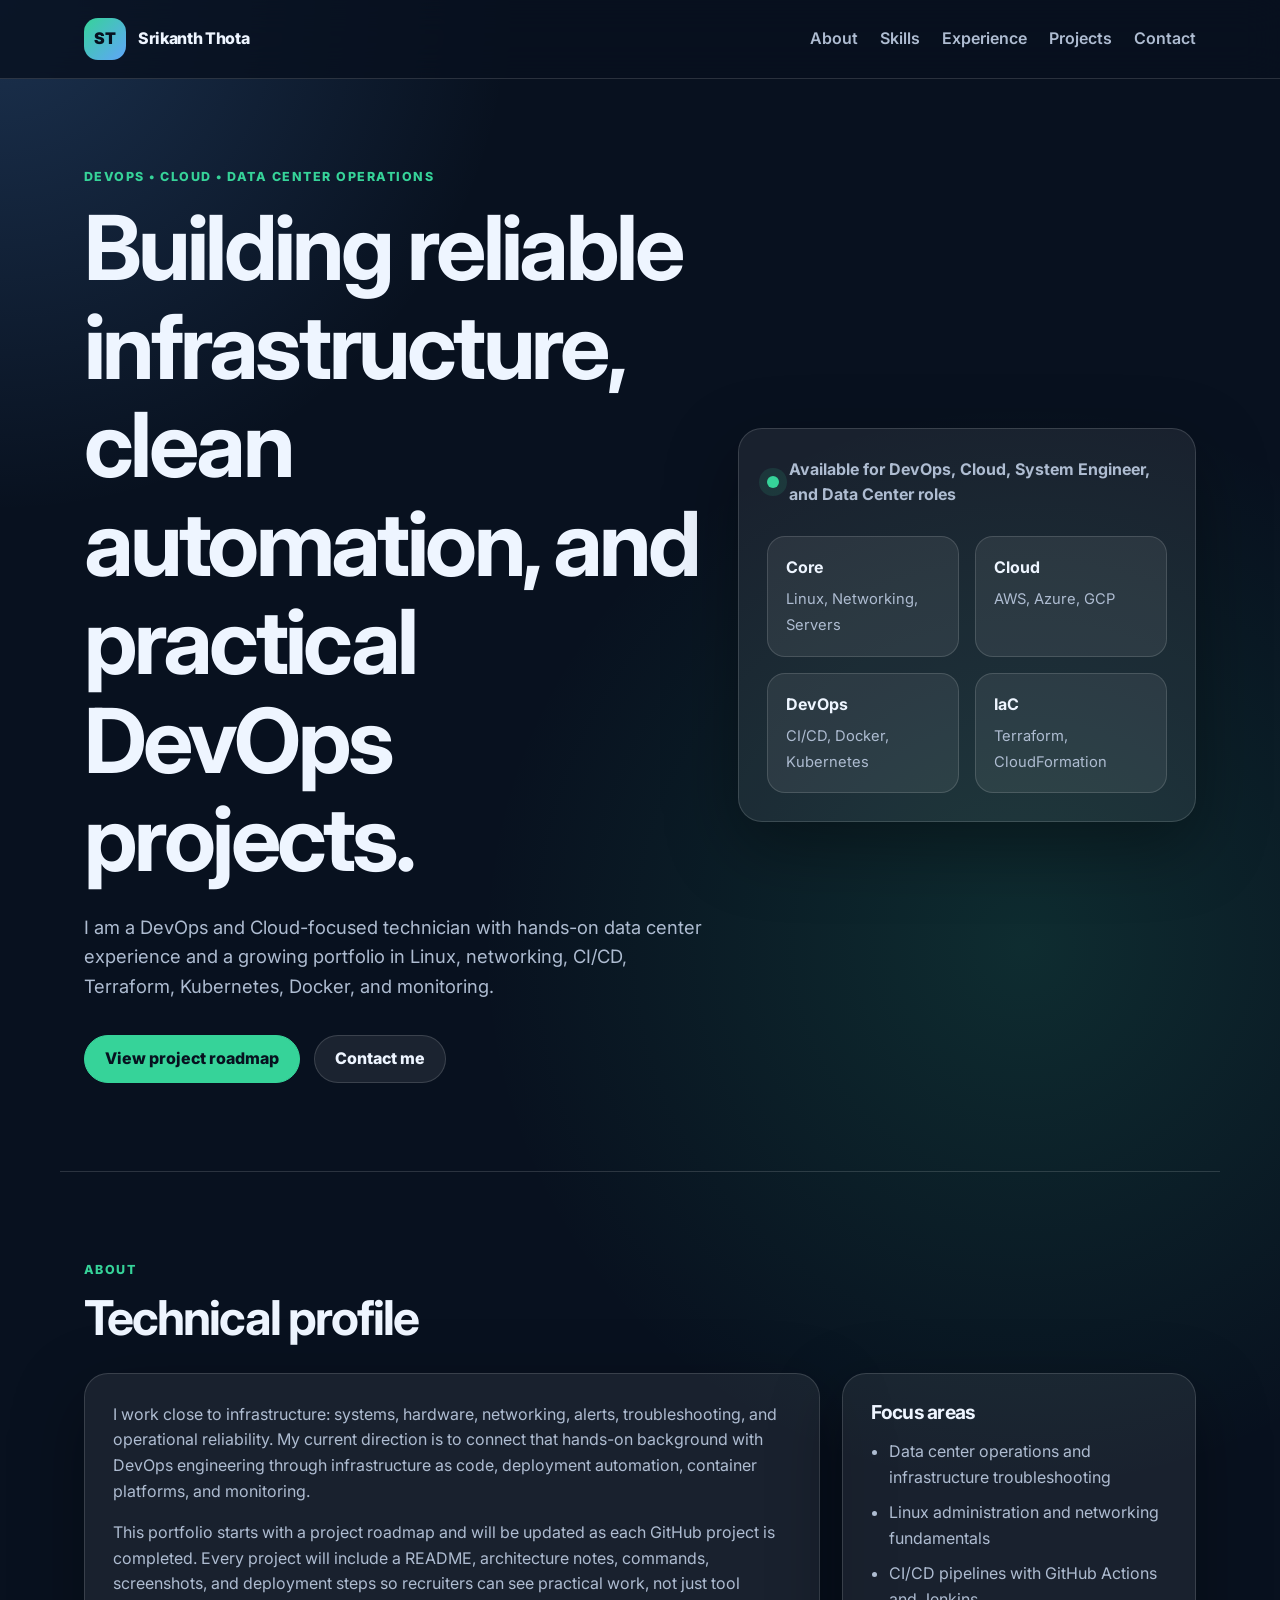
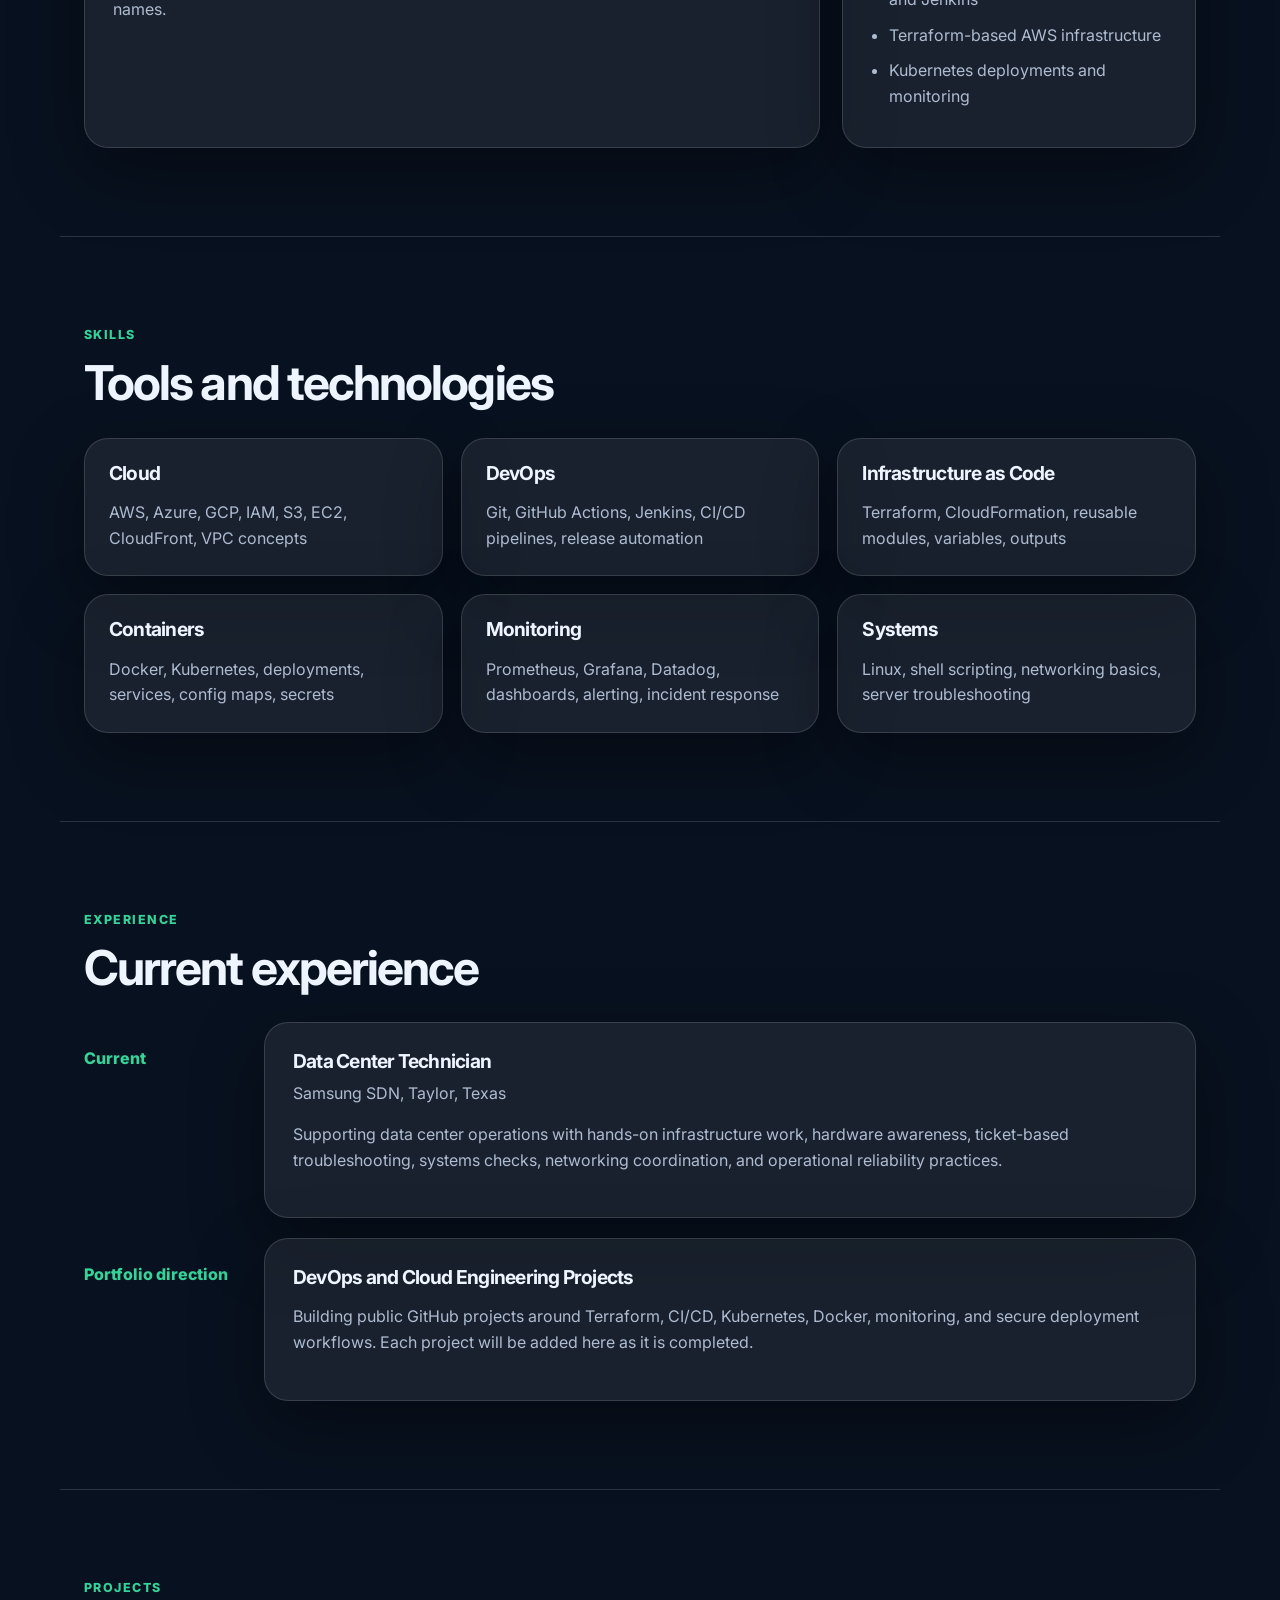
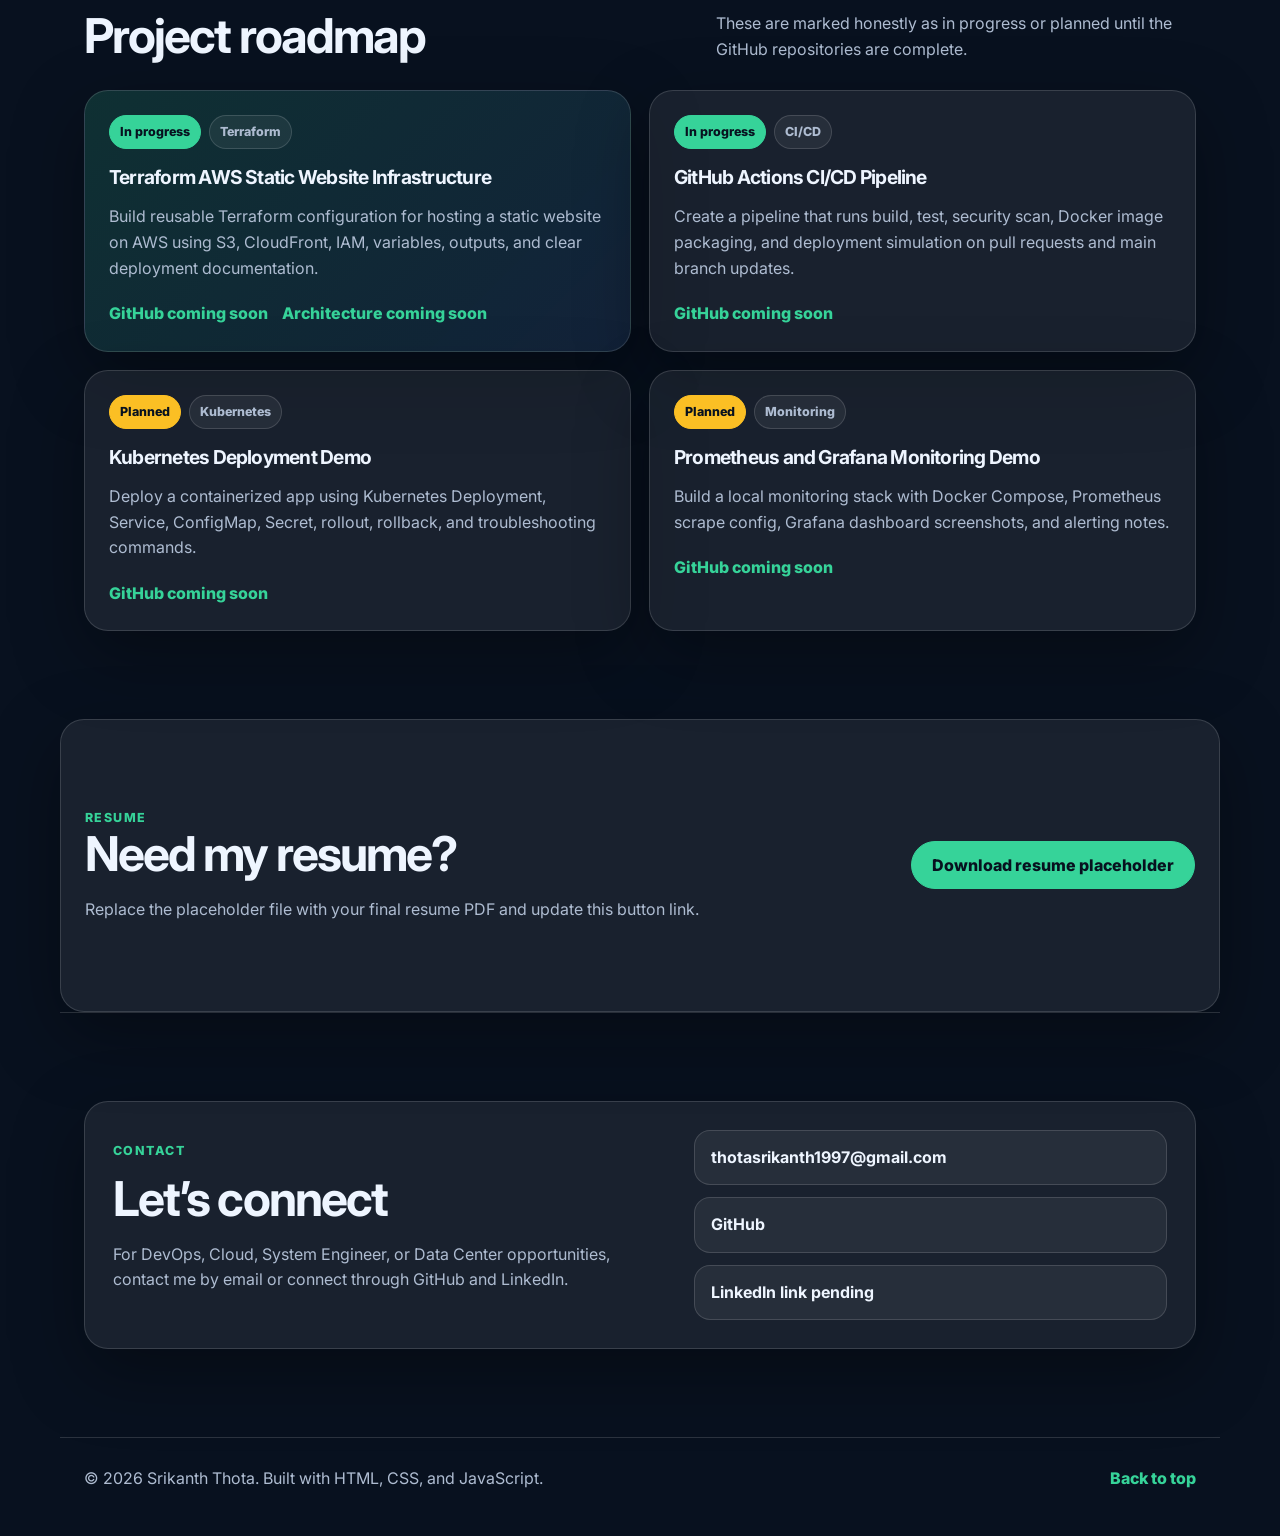
<file: index.html>
<!DOCTYPE html>
<html lang="en">
<head>
  <meta charset="UTF-8" />
  <meta name="viewport" content="width=device-width, initial-scale=1.0" />
  <meta name="description" content="Srikanth Thota portfolio: DevOps, Cloud, Data Center Technician, infrastructure automation, CI/CD, monitoring, and systems troubleshooting." />
  <title>Srikanth Thota | DevOps & Cloud Portfolio</title>
  <link rel="preconnect" href="https://fonts.googleapis.com">
  <link rel="preconnect" href="https://fonts.gstatic.com" crossorigin>
  <link href="https://fonts.googleapis.com/css2?family=Inter:wght@400;500;600;700;800&display=swap" rel="stylesheet">
  <link rel="stylesheet" href="styles.css" />
</head>
<body>
  <div class="site-shell">
    <header class="header" id="top">
      <nav class="nav" aria-label="Primary navigation">
        <a class="brand" href="#top" aria-label="Srikanth Thota home">
          <span class="brand-mark">ST</span>
          <span>Srikanth Thota</span>
        </a>
        <button class="nav-toggle" aria-expanded="false" aria-controls="nav-menu" aria-label="Toggle navigation">
          <span></span><span></span><span></span>
        </button>
        <div class="nav-menu" id="nav-menu">
          <a href="#about">About</a>
          <a href="#skills">Skills</a>
          <a href="#experience">Experience</a>
          <a href="#projects">Projects</a>
          <a href="#contact">Contact</a>
        </div>
      </nav>
    </header>

    <main>
      <section class="hero section-pad">
        <div class="hero-content">
          <p class="eyebrow">DevOps • Cloud • Data Center Operations</p>
          <h1>Building reliable infrastructure, clean automation, and practical DevOps projects.</h1>
          <p class="hero-text">
            I am a DevOps and Cloud-focused technician with hands-on data center experience and a growing portfolio in Linux, networking, CI/CD, Terraform, Kubernetes, Docker, and monitoring.
          </p>
          <div class="hero-actions">
            <a class="btn btn-primary" href="#projects">View project roadmap</a>
            <a class="btn btn-secondary" href="mailto:thotasrikanth1997@gmail.com">Contact me</a>
          </div>
        </div>
        <aside class="hero-card" aria-label="Profile summary">
          <div class="status-row">
            <span class="status-dot"></span>
            <span>Available for DevOps, Cloud, System Engineer, and Data Center roles</span>
          </div>
          <div class="metric-grid">
            <div>
              <strong>Core</strong>
              <span>Linux, Networking, Servers</span>
            </div>
            <div>
              <strong>Cloud</strong>
              <span>AWS, Azure, GCP</span>
            </div>
            <div>
              <strong>DevOps</strong>
              <span>CI/CD, Docker, Kubernetes</span>
            </div>
            <div>
              <strong>IaC</strong>
              <span>Terraform, CloudFormation</span>
            </div>
          </div>
        </aside>
      </section>

      <section class="section section-pad" id="about">
        <div class="section-heading">
          <p class="eyebrow">About</p>
          <h2>Technical profile</h2>
        </div>
        <div class="about-grid">
          <div class="panel large-panel">
            <p>
              I work close to infrastructure: systems, hardware, networking, alerts, troubleshooting, and operational reliability. My current direction is to connect that hands-on background with DevOps engineering through infrastructure as code, deployment automation, container platforms, and monitoring.
            </p>
            <p>
              This portfolio starts with a project roadmap and will be updated as each GitHub project is completed. Every project will include a README, architecture notes, commands, screenshots, and deployment steps so recruiters can see practical work, not just tool names.
            </p>
          </div>
          <div class="panel quick-facts">
            <h3>Focus areas</h3>
            <ul>
              <li>Data center operations and infrastructure troubleshooting</li>
              <li>Linux administration and networking fundamentals</li>
              <li>CI/CD pipelines with GitHub Actions and Jenkins</li>
              <li>Terraform-based AWS infrastructure</li>
              <li>Kubernetes deployments and monitoring</li>
            </ul>
          </div>
        </div>
      </section>

      <section class="section section-pad" id="skills">
        <div class="section-heading">
          <p class="eyebrow">Skills</p>
          <h2>Tools and technologies</h2>
        </div>
        <div class="skill-grid">
          <article class="skill-card">
            <h3>Cloud</h3>
            <p>AWS, Azure, GCP, IAM, S3, EC2, CloudFront, VPC concepts</p>
          </article>
          <article class="skill-card">
            <h3>DevOps</h3>
            <p>Git, GitHub Actions, Jenkins, CI/CD pipelines, release automation</p>
          </article>
          <article class="skill-card">
            <h3>Infrastructure as Code</h3>
            <p>Terraform, CloudFormation, reusable modules, variables, outputs</p>
          </article>
          <article class="skill-card">
            <h3>Containers</h3>
            <p>Docker, Kubernetes, deployments, services, config maps, secrets</p>
          </article>
          <article class="skill-card">
            <h3>Monitoring</h3>
            <p>Prometheus, Grafana, Datadog, dashboards, alerting, incident response</p>
          </article>
          <article class="skill-card">
            <h3>Systems</h3>
            <p>Linux, shell scripting, networking basics, server troubleshooting</p>
          </article>
        </div>
      </section>

      <section class="section section-pad" id="experience">
        <div class="section-heading">
          <p class="eyebrow">Experience</p>
          <h2>Current experience</h2>
        </div>
        <div class="timeline">
          <article class="timeline-item">
            <div class="timeline-date">Current</div>
            <div class="timeline-content panel">
              <h3>Data Center Technician</h3>
              <p class="muted">Samsung SDN, Taylor, Texas</p>
              <p>
                Supporting data center operations with hands-on infrastructure work, hardware awareness, ticket-based troubleshooting, systems checks, networking coordination, and operational reliability practices.
              </p>
            </div>
          </article>
          <article class="timeline-item">
            <div class="timeline-date">Portfolio direction</div>
            <div class="timeline-content panel">
              <h3>DevOps and Cloud Engineering Projects</h3>
              <p>
                Building public GitHub projects around Terraform, CI/CD, Kubernetes, Docker, monitoring, and secure deployment workflows. Each project will be added here as it is completed.
              </p>
            </div>
          </article>
        </div>
      </section>

      <section class="section section-pad" id="projects">
        <div class="section-heading split-heading">
          <div>
            <p class="eyebrow">Projects</p>
            <h2>Project roadmap</h2>
          </div>
          <p class="section-note">These are marked honestly as in progress or planned until the GitHub repositories are complete.</p>
        </div>
        <div class="project-grid">
          <article class="project-card featured">
            <div class="project-topline">
              <span class="tag in-progress">In progress</span>
              <span class="tag">Terraform</span>
            </div>
            <h3>Terraform AWS Static Website Infrastructure</h3>
            <p>
              Build reusable Terraform configuration for hosting a static website on AWS using S3, CloudFront, IAM, variables, outputs, and clear deployment documentation.
            </p>
            <div class="project-links">
              <a href="#contact">GitHub coming soon</a>
              <a href="#contact">Architecture coming soon</a>
            </div>
          </article>

          <article class="project-card">
            <div class="project-topline">
              <span class="tag in-progress">In progress</span>
              <span class="tag">CI/CD</span>
            </div>
            <h3>GitHub Actions CI/CD Pipeline</h3>
            <p>
              Create a pipeline that runs build, test, security scan, Docker image packaging, and deployment simulation on pull requests and main branch updates.
            </p>
            <div class="project-links">
              <a href="#contact">GitHub coming soon</a>
            </div>
          </article>

          <article class="project-card">
            <div class="project-topline">
              <span class="tag planned">Planned</span>
              <span class="tag">Kubernetes</span>
            </div>
            <h3>Kubernetes Deployment Demo</h3>
            <p>
              Deploy a containerized app using Kubernetes Deployment, Service, ConfigMap, Secret, rollout, rollback, and troubleshooting commands.
            </p>
            <div class="project-links">
              <a href="#contact">GitHub coming soon</a>
            </div>
          </article>

          <article class="project-card">
            <div class="project-topline">
              <span class="tag planned">Planned</span>
              <span class="tag">Monitoring</span>
            </div>
            <h3>Prometheus and Grafana Monitoring Demo</h3>
            <p>
              Build a local monitoring stack with Docker Compose, Prometheus scrape config, Grafana dashboard screenshots, and alerting notes.
            </p>
            <div class="project-links">
              <a href="#contact">GitHub coming soon</a>
            </div>
          </article>
        </div>
      </section>

      <section class="section section-pad resume-strip">
        <div>
          <p class="eyebrow">Resume</p>
          <h2>Need my resume?</h2>
          <p>Replace the placeholder file with your final resume PDF and update this button link.</p>
        </div>
        <a class="btn btn-primary" href="assets/resume-placeholder.txt" download>Download resume placeholder</a>
      </section>

      <section class="section section-pad" id="contact">
        <div class="contact-card panel">
          <div>
            <p class="eyebrow">Contact</p>
            <h2>Let’s connect</h2>
            <p>For DevOps, Cloud, System Engineer, or Data Center opportunities, contact me by email or connect through GitHub and LinkedIn.</p>
          </div>
          <div class="contact-links">
            <a href="mailto:thotasrikanth1997@gmail.com">thotasrikanth1997@gmail.com</a>
            <a href="https://github.com/thotasrikanth1997" target="_blank" rel="noreferrer">GitHub</a>
            <a href="#" aria-label="Replace this link with your LinkedIn profile URL">LinkedIn link pending</a>
          </div>
        </div>
      </section>
    </main>

    <footer class="footer">
      <p>© <span id="year"></span> Srikanth Thota. Built with HTML, CSS, and JavaScript.</p>
      <a href="#top">Back to top</a>
    </footer>
  </div>
  <script src="script.js"></script>
</body>
</html>
</file>
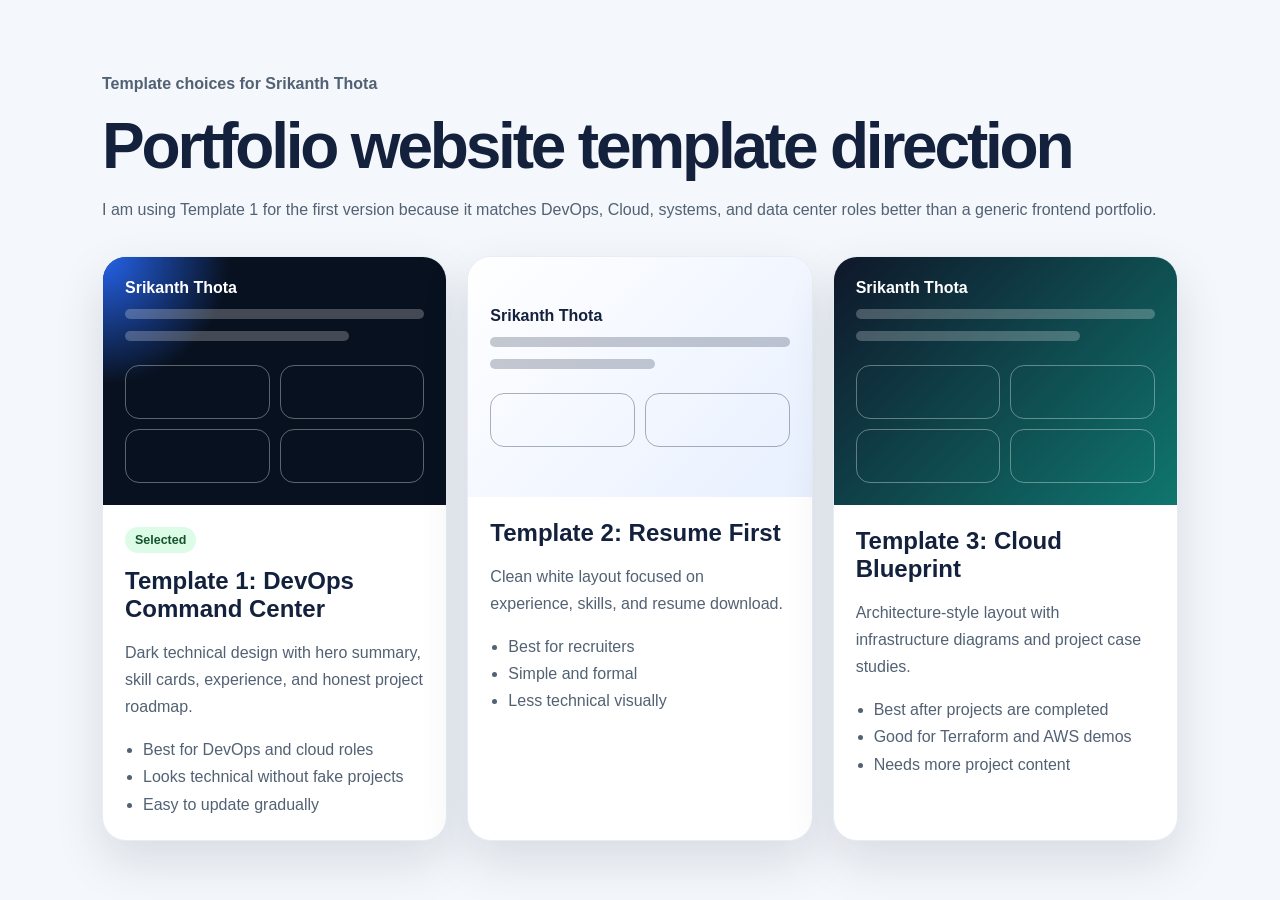
<file: template-options.html>
<!DOCTYPE html>
<html lang="en">
<head>
  <meta charset="UTF-8" />
  <meta name="viewport" content="width=device-width, initial-scale=1.0" />
  <title>Portfolio Template Options for Srikanth</title>
  <style>
    * { box-sizing: border-box; }
    body { margin: 0; font-family: Inter, Arial, sans-serif; background: #f4f7fb; color: #14213d; }
    .wrap { max-width: 1120px; margin: 0 auto; padding: 54px 22px; }
    h1 { font-size: clamp(2rem, 5vw, 4rem); line-height: 1.05; margin: 0 0 12px; letter-spacing: -0.05em; }
    p { color: #526173; line-height: 1.7; }
    .grid { display: grid; grid-template-columns: repeat(3, 1fr); gap: 20px; margin-top: 32px; }
    .card { background: #fff; border-radius: 24px; overflow: hidden; box-shadow: 0 20px 50px rgba(20, 33, 61, 0.12); border: 1px solid #e7edf5; }
    .preview { min-height: 240px; padding: 22px; display: grid; align-content: center; gap: 12px; }
    .dark { background: radial-gradient(circle at 0 0, #2563eb, transparent 30%), #08111f; color: #fff; }
    .clean { background: linear-gradient(135deg, #ffffff, #e8f0ff); color: #14213d; }
    .blueprint { background: linear-gradient(135deg, #0f172a, #0f766e); color: #fff; }
    .bar { height: 10px; border-radius: 999px; background: currentColor; opacity: 0.24; }
    .bar.short { width: 55%; }
    .bar.mid { width: 75%; }
    .mini-grid { display: grid; grid-template-columns: 1fr 1fr; gap: 10px; margin-top: 12px; }
    .mini { min-height: 54px; border-radius: 14px; border: 1px solid currentColor; opacity: 0.35; }
    .content { padding: 22px; }
    h2 { margin: 0 0 8px; }
    .badge { display: inline-block; margin-bottom: 14px; padding: 6px 10px; border-radius: 999px; background: #dcfce7; color: #14532d; font-weight: 800; font-size: 0.78rem; }
    ul { margin: 14px 0 0; padding-left: 18px; color: #526173; line-height: 1.7; }
    @media (max-width: 900px) { .grid { grid-template-columns: 1fr; } }
  </style>
</head>
<body>
  <main class="wrap">
    <p><strong>Template choices for Srikanth Thota</strong></p>
    <h1>Portfolio website template direction</h1>
    <p>I am using Template 1 for the first version because it matches DevOps, Cloud, systems, and data center roles better than a generic frontend portfolio.</p>
    <section class="grid">
      <article class="card">
        <div class="preview dark">
          <strong>Srikanth Thota</strong>
          <div class="bar"></div>
          <div class="bar mid"></div>
          <div class="mini-grid"><div class="mini"></div><div class="mini"></div><div class="mini"></div><div class="mini"></div></div>
        </div>
        <div class="content">
          <span class="badge">Selected</span>
          <h2>Template 1: DevOps Command Center</h2>
          <p>Dark technical design with hero summary, skill cards, experience, and honest project roadmap.</p>
          <ul><li>Best for DevOps and cloud roles</li><li>Looks technical without fake projects</li><li>Easy to update gradually</li></ul>
        </div>
      </article>
      <article class="card">
        <div class="preview clean">
          <strong>Srikanth Thota</strong>
          <div class="bar"></div>
          <div class="bar short"></div>
          <div class="mini-grid"><div class="mini"></div><div class="mini"></div></div>
        </div>
        <div class="content">
          <h2>Template 2: Resume First</h2>
          <p>Clean white layout focused on experience, skills, and resume download.</p>
          <ul><li>Best for recruiters</li><li>Simple and formal</li><li>Less technical visually</li></ul>
        </div>
      </article>
      <article class="card">
        <div class="preview blueprint">
          <strong>Srikanth Thota</strong>
          <div class="bar"></div>
          <div class="bar mid"></div>
          <div class="mini-grid"><div class="mini"></div><div class="mini"></div><div class="mini"></div><div class="mini"></div></div>
        </div>
        <div class="content">
          <h2>Template 3: Cloud Blueprint</h2>
          <p>Architecture-style layout with infrastructure diagrams and project case studies.</p>
          <ul><li>Best after projects are completed</li><li>Good for Terraform and AWS demos</li><li>Needs more project content</li></ul>
        </div>
      </article>
    </section>
  </main>
</body>
</html>
</file>
<file: styles.css>
:root {
  --bg: #08111f;
  --bg-soft: #101c2f;
  --panel: rgba(255, 255, 255, 0.07);
  --panel-strong: rgba(255, 255, 255, 0.11);
  --text: #eef5ff;
  --muted: #aebcd1;
  --line: rgba(255, 255, 255, 0.14);
  --accent: #36d399;
  --accent-2: #60a5fa;
  --warning: #fbbf24;
  --shadow: 0 24px 70px rgba(0, 0, 0, 0.35);
  --radius: 24px;
  --max: 1160px;
}

* { box-sizing: border-box; }
html { scroll-behavior: smooth; }
body {
  margin: 0;
  font-family: Inter, system-ui, -apple-system, BlinkMacSystemFont, "Segoe UI", sans-serif;
  background:
    radial-gradient(circle at top left, rgba(96, 165, 250, 0.22), transparent 32rem),
    radial-gradient(circle at 80% 20%, rgba(54, 211, 153, 0.14), transparent 34rem),
    var(--bg);
  color: var(--text);
  line-height: 1.6;
}

a { color: inherit; text-decoration: none; }
a:hover { color: var(--accent); }

.site-shell { min-height: 100vh; }
.header {
  position: sticky;
  top: 0;
  z-index: 50;
  backdrop-filter: blur(18px);
  background: rgba(8, 17, 31, 0.82);
  border-bottom: 1px solid var(--line);
}
.nav {
  max-width: var(--max);
  margin: 0 auto;
  padding: 18px 24px;
  display: flex;
  align-items: center;
  justify-content: space-between;
  gap: 20px;
}
.brand {
  display: inline-flex;
  align-items: center;
  gap: 12px;
  font-weight: 800;
  letter-spacing: -0.02em;
}
.brand-mark {
  width: 42px;
  height: 42px;
  display: grid;
  place-items: center;
  border-radius: 14px;
  background: linear-gradient(135deg, var(--accent), var(--accent-2));
  color: #07111f;
  font-weight: 900;
}
.nav-menu { display: flex; gap: 22px; align-items: center; color: var(--muted); font-weight: 600; }
.nav-toggle { display: none; background: none; border: 0; padding: 8px; cursor: pointer; }
.nav-toggle span { display: block; width: 24px; height: 2px; margin: 5px; background: var(--text); }

.section-pad { max-width: var(--max); margin: 0 auto; padding: 88px 24px; }
.hero { display: grid; grid-template-columns: 1.15fr 0.85fr; gap: 34px; align-items: center; min-height: 82vh; }
.eyebrow { margin: 0 0 12px; color: var(--accent); font-weight: 800; text-transform: uppercase; letter-spacing: 0.12em; font-size: 0.78rem; }
h1, h2, h3 { margin: 0; line-height: 1.1; letter-spacing: -0.04em; }
h1 { font-size: clamp(2.8rem, 7vw, 5.8rem); max-width: 900px; }
h2 { font-size: clamp(2rem, 4vw, 3rem); }
h3 { font-size: 1.2rem; }
p { color: var(--muted); }
.hero-text { max-width: 720px; font-size: 1.15rem; margin: 24px 0 0; }
.hero-actions { display: flex; flex-wrap: wrap; gap: 14px; margin-top: 34px; }
.btn {
  display: inline-flex;
  align-items: center;
  justify-content: center;
  min-height: 48px;
  padding: 0 20px;
  border-radius: 999px;
  font-weight: 800;
  border: 1px solid var(--line);
}
.btn-primary { background: var(--accent); color: #07111f; border-color: var(--accent); }
.btn-primary:hover { color: #07111f; transform: translateY(-1px); }
.btn-secondary { background: rgba(255, 255, 255, 0.08); color: var(--text); }

.hero-card,
.panel,
.skill-card,
.project-card,
.resume-strip {
  background: var(--panel);
  border: 1px solid var(--line);
  border-radius: var(--radius);
  box-shadow: var(--shadow);
}
.hero-card { padding: 28px; }
.status-row { display: flex; gap: 10px; align-items: center; color: var(--muted); font-weight: 700; }
.status-dot { width: 12px; height: 12px; border-radius: 50%; background: var(--accent); box-shadow: 0 0 0 8px rgba(54, 211, 153, 0.12); flex: none; }
.metric-grid { display: grid; grid-template-columns: repeat(2, minmax(0, 1fr)); gap: 16px; margin-top: 28px; }
.metric-grid div { padding: 18px; border-radius: 18px; background: rgba(255, 255, 255, 0.07); border: 1px solid var(--line); }
.metric-grid strong { display: block; color: var(--text); margin-bottom: 6px; }
.metric-grid span { color: var(--muted); font-size: 0.92rem; }

.section { border-top: 1px solid var(--line); }
.section-heading { margin-bottom: 28px; }
.split-heading { display: flex; gap: 24px; justify-content: space-between; align-items: end; }
.section-note { max-width: 480px; margin: 0; }
.about-grid { display: grid; grid-template-columns: 1.35fr 0.65fr; gap: 22px; }
.panel { padding: 28px; }
.large-panel p:first-child { margin-top: 0; }
.large-panel p:last-child { margin-bottom: 0; }
.quick-facts ul { padding-left: 18px; margin-bottom: 0; color: var(--muted); }
.quick-facts li { margin-bottom: 10px; }
.skill-grid { display: grid; grid-template-columns: repeat(3, minmax(0, 1fr)); gap: 18px; }
.skill-card { padding: 24px; transition: transform 0.2s ease, background 0.2s ease; }
.skill-card:hover, .project-card:hover { transform: translateY(-4px); background: var(--panel-strong); }
.skill-card p { margin-bottom: 0; }

.timeline { display: grid; gap: 20px; }
.timeline-item { display: grid; grid-template-columns: 160px 1fr; gap: 20px; align-items: start; }
.timeline-date { color: var(--accent); font-weight: 800; padding-top: 24px; }
.muted { color: var(--muted); margin-top: 8px; }

.project-grid { display: grid; grid-template-columns: repeat(2, minmax(0, 1fr)); gap: 18px; }
.project-card { padding: 24px; border: 1px solid var(--line); border-radius: var(--radius); background: var(--panel); transition: transform 0.2s ease, background 0.2s ease; }
.project-card.featured { background: linear-gradient(135deg, rgba(54, 211, 153, 0.16), rgba(96, 165, 250, 0.12)); }
.project-topline { display: flex; gap: 8px; flex-wrap: wrap; margin-bottom: 18px; }
.tag { padding: 6px 10px; border-radius: 999px; font-size: 0.78rem; font-weight: 800; color: var(--muted); border: 1px solid var(--line); background: rgba(255, 255, 255, 0.06); }
.tag.in-progress { color: #07111f; background: var(--accent); border-color: var(--accent); }
.tag.planned { color: #07111f; background: var(--warning); border-color: var(--warning); }
.project-links { display: flex; gap: 14px; flex-wrap: wrap; margin-top: 20px; }
.project-links a { color: var(--accent); font-weight: 800; }

.resume-strip { display: flex; justify-content: space-between; align-items: center; gap: 24px; }
.resume-strip p { margin-bottom: 0; }
.contact-card { display: grid; grid-template-columns: 1fr 0.85fr; gap: 24px; align-items: center; }
.contact-links { display: grid; gap: 12px; }
.contact-links a { display: block; padding: 14px 16px; border-radius: 16px; border: 1px solid var(--line); background: rgba(255, 255, 255, 0.06); font-weight: 700; overflow-wrap: anywhere; }
.footer { max-width: var(--max); margin: 0 auto; padding: 28px 24px 44px; display: flex; justify-content: space-between; gap: 16px; color: var(--muted); border-top: 1px solid var(--line); }
.footer p { margin: 0; }
.footer a { font-weight: 800; color: var(--accent); }

@media (max-width: 880px) {
  .nav-toggle { display: block; }
  .nav-menu {
    position: absolute;
    left: 24px;
    right: 24px;
    top: 78px;
    display: none;
    flex-direction: column;
    align-items: stretch;
    padding: 18px;
    border-radius: 18px;
    background: #101c2f;
    border: 1px solid var(--line);
  }
  .nav-menu.open { display: flex; }
  .hero, .about-grid, .contact-card, .resume-strip { grid-template-columns: 1fr; }
  .resume-strip { display: grid; }
  .skill-grid, .project-grid { grid-template-columns: 1fr; }
  .split-heading { display: block; }
  .timeline-item { grid-template-columns: 1fr; gap: 8px; }
  .timeline-date { padding-top: 0; }
  .section-pad { padding: 64px 20px; }
}

@media (max-width: 520px) {
  .metric-grid { grid-template-columns: 1fr; }
  .hero-actions .btn { width: 100%; }
  .footer { flex-direction: column; }
}
</file>
